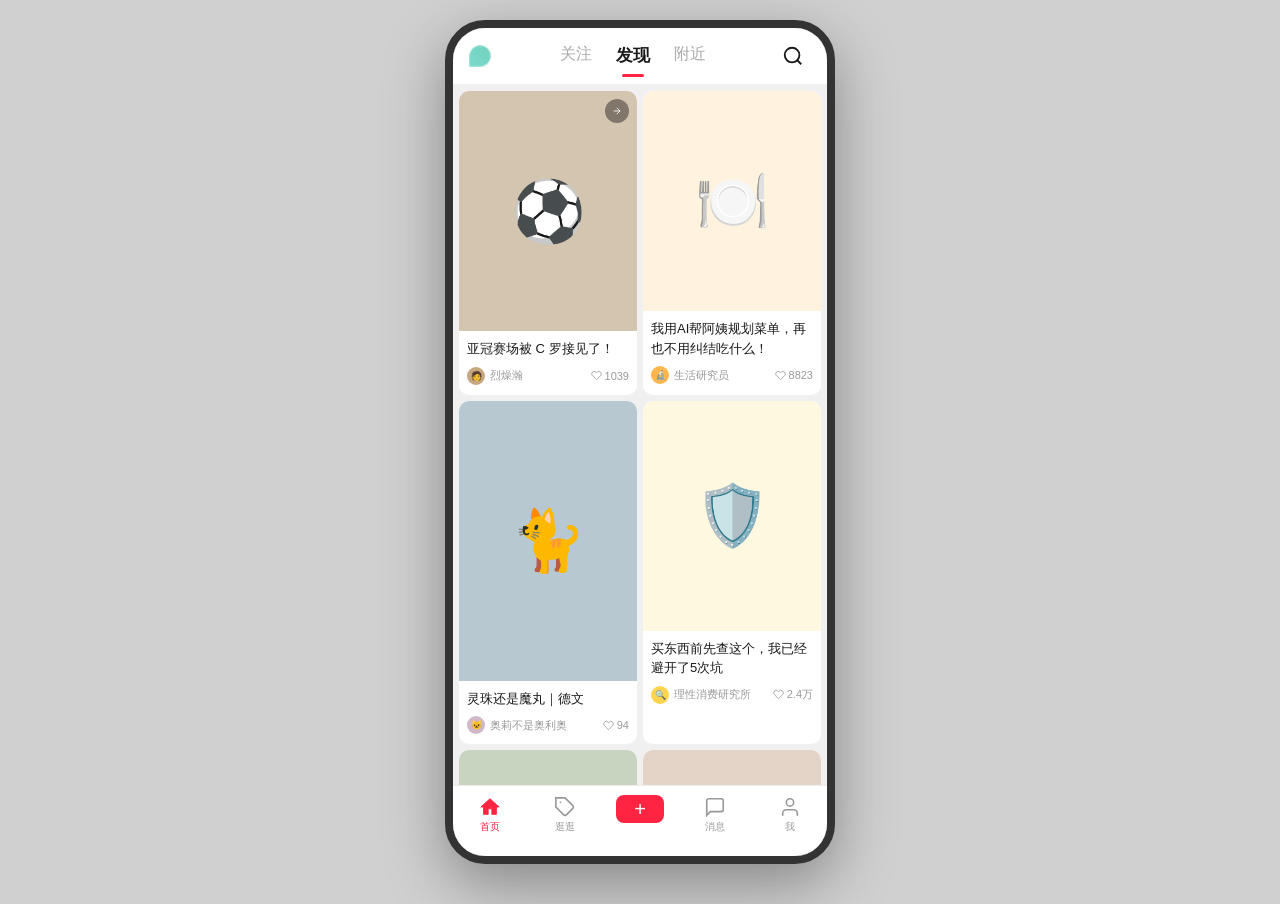
<file: index.html>
<!DOCTYPE html>
<html lang="zh-CN">
<head>
  <meta charset="UTF-8">
  <meta name="viewport" content="width=device-width, initial-scale=1.0, maximum-scale=1.0, user-scalable=no">
  <title>小红书 Demo</title>
  <link rel="stylesheet" href="css/style.css">
</head>
<body>
  <div id="app">

    <!-- ===== BASE SCREEN: 首页 ===== -->
    <div id="screen-home" class="screen base">

      <!-- Header -->
      <div class="home-header">
        <div class="home-header-row">
          <!-- 点点AI 入口 -->
          <button class="dd-icon-btn" onclick="Nav.push('screen-diandian', {})">
            <img src="docs/screenshots/diandianicon.png" class="dd-avatar-img" alt="点点">
          </button>
          <!-- 中间 Tabs -->
          <div class="center-tabs">
            <span class="home-tab">关注</span>
            <span class="home-tab active">发现</span>
            <span class="home-tab">附近</span>
          </div>
          <!-- 搜索 -->
          <button class="header-search-btn">
            <svg width="22" height="22" viewBox="0 0 24 24" fill="none" stroke="currentColor" stroke-width="2">
              <circle cx="11" cy="11" r="8"/><path d="M21 21l-4.35-4.35"/>
            </svg>
          </button>
        </div>
        <div class="header-divider"></div>
      </div>

      <!-- Feed area (shown when home active) -->
      <div id="feed-area" class="page-body">
        <div id="home-feed" class="feed"></div>
      </div>

      <!-- Messages area (shown when messages tab active) -->
      <div id="messages-area" class="page-body" style="display:none;"></div>

      <!-- Bottom Nav -->
      <div class="bottom-nav">
        <button class="nav-item active" id="nav-home">
          <svg width="22" height="22" viewBox="0 0 24 24" fill="currentColor" stroke="none"><path d="M10 20v-6h4v6h5v-8h3L12 3 2 12h3v8z"/></svg>
          <span>首页</span>
        </button>
        <button class="nav-item" id="nav-shop">
          <svg width="22" height="22" viewBox="0 0 24 24" fill="none" stroke="#999" stroke-width="1.8" stroke-linecap="round"><path d="M20.59 13.41l-7.17 7.17a2 2 0 0 1-2.83 0L2 12V2h10l8.59 8.59a2 2 0 0 1 0 2.82z"/><line x1="7" y1="7" x2="7.01" y2="7"/></svg>
          <span>逛逛</span>
        </button>
        <div class="nav-publish">
          <button class="publish-btn">
            <span class="publish-icon">+</span>
          </button>
        </div>
        <button class="nav-item" id="nav-messages">
          <svg width="22" height="22" viewBox="0 0 24 24" fill="none" stroke="#999" stroke-width="1.8" stroke-linecap="round"><path d="M21 15a2 2 0 0 1-2 2H7l-4 4V5a2 2 0 0 1 2-2h14a2 2 0 0 1 2 2z"/></svg>
          <span>消息</span>
        </button>
        <button class="nav-item" id="nav-profile">
          <svg width="22" height="22" viewBox="0 0 24 24" fill="none" stroke="#999" stroke-width="1.8" stroke-linecap="round"><path d="M20 21v-2a4 4 0 0 0-4-4H8a4 4 0 0 0-4 4v2"/><circle cx="12" cy="7" r="4"/></svg>
          <span>我</span>
        </button>
      </div>

    </div><!-- /screen-home -->

    <!-- ===== OVERLAY: 笔记详情页 ===== -->
    <div id="screen-note-detail" class="screen overlay"></div>

    <!-- ===== OVERLAY: Skill 详情页 ===== -->
    <div id="screen-skill-detail" class="screen overlay"></div>

    <!-- ===== OVERLAY: 点点AI 主页 ===== -->
    <div id="screen-diandian" class="screen overlay"></div>

    <!-- ===== OVERLAY: Skill 对话页 ===== -->
    <div id="screen-skill-chat" class="screen overlay"></div>

    <!-- ===== OVERLAY: Skill 创作 Step 1 ===== -->
    <div id="screen-creation-1" class="screen overlay"></div>

    <!-- ===== OVERLAY: Skill 创作 Step 2 ===== -->
    <div id="screen-creation-2" class="screen overlay"></div>

    <!-- ===== OVERLAY: Skill 创作 Step 3 ===== -->
    <div id="screen-creation-3" class="screen overlay"></div>

    <!-- ===== OVERLAY: Skill 创作 Step 4 ===== -->
    <div id="screen-creation-4" class="screen overlay"></div>

  </div><!-- /app -->

  <script src="js/data.js"></script>
  <script src="js/app.js"></script>
</body>
</html>
</file>
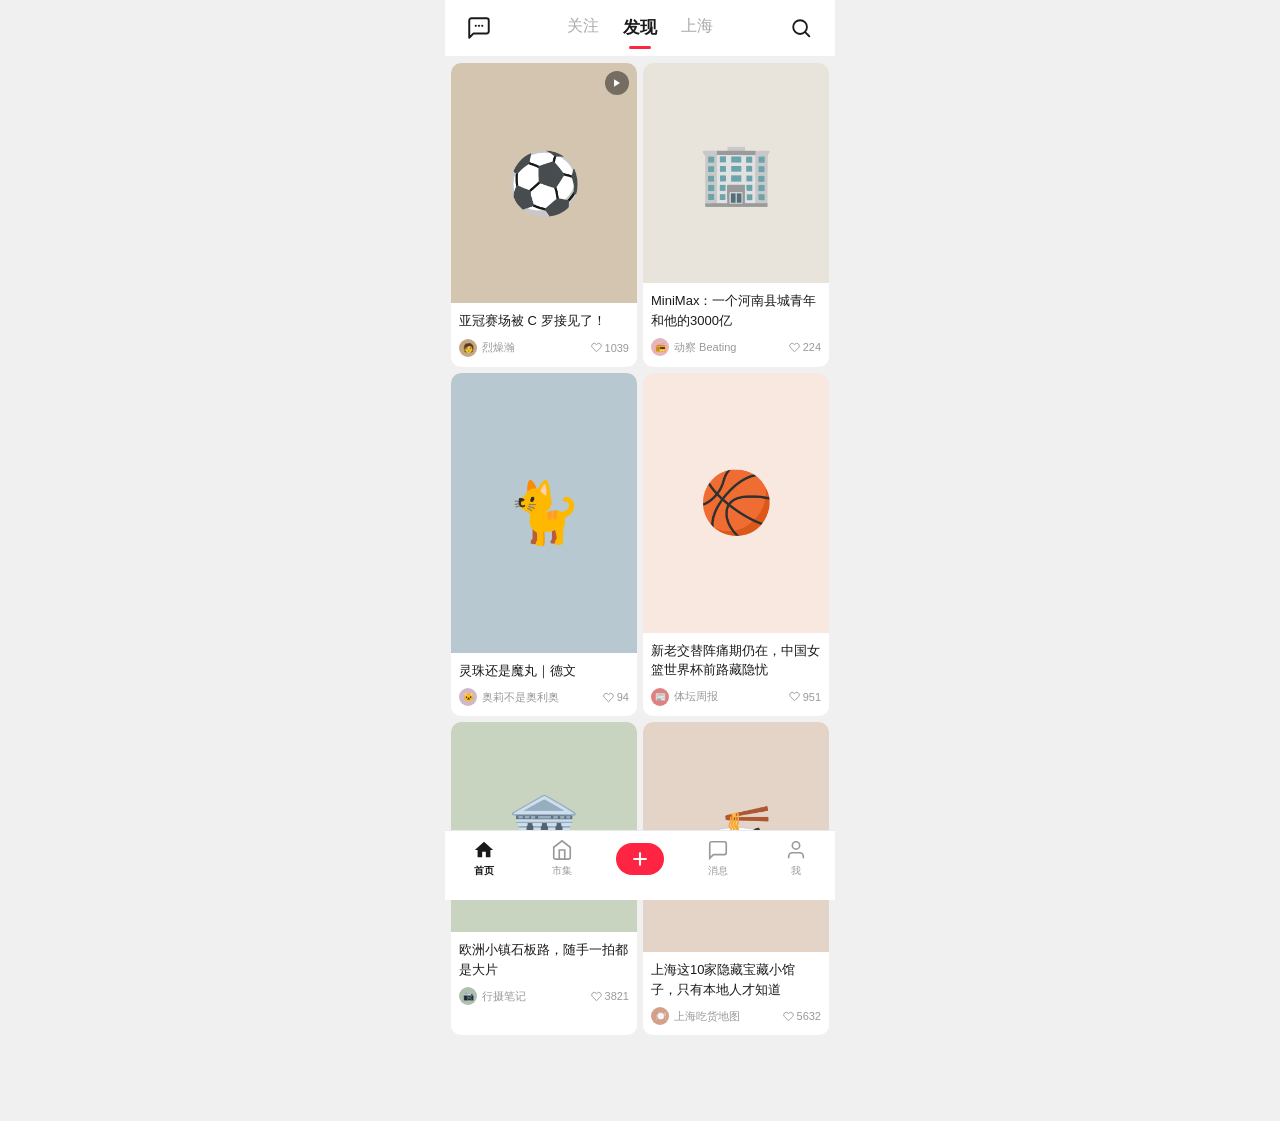
<file: index_old.html>
<!DOCTYPE html>
<html lang="zh-CN">
<head>
<meta charset="UTF-8">
<meta name="viewport" content="width=device-width, initial-scale=1.0">
<title>小红书</title>
<style>
  * { margin: 0; padding: 0; box-sizing: border-box; }

  :root {
    --red: #FF2442;
    --gray: #999;
    --bg: #f0f0f0;
    --white: #fff;
    --text: #1a1a1a;
    --text2: #555;
  }

  body {
    font-family: -apple-system, BlinkMacSystemFont, 'PingFang SC', 'Helvetica Neue', sans-serif;
    background: var(--bg);
    max-width: 390px;
    margin: 0 auto;
    min-height: 100vh;
    overflow-x: hidden;
  }

  .page { display: none; }
  .page.active { display: block; }

  /* ===== HEADER ===== */
  .header {
    background: var(--white);
    padding: 10px 16px 0;
    position: sticky;
    top: 0;
    z-index: 100;
  }

  .header-row {
    display: flex;
    align-items: center;
    margin-bottom: 10px;
  }

  /* AI chatbot 入口 */
  .ai-icon {
    width: 36px;
    height: 36px;
    display: flex;
    align-items: center;
    justify-content: center;
    cursor: pointer;
    flex-shrink: 0;
  }

  /* 中间 tabs */
  .center-tabs {
    flex: 1;
    display: flex;
    justify-content: center;
    gap: 24px;
  }

  .tab {
    font-size: 16px;
    color: #aaa;
    cursor: pointer;
    padding-bottom: 2px;
    font-weight: 500;
    position: relative;
    white-space: nowrap;
  }

  .tab.active {
    color: var(--text);
    font-weight: 700;
    font-size: 17px;
  }

  .tab.active::after {
    content: '';
    position: absolute;
    bottom: -8px;
    left: 50%;
    transform: translateX(-50%);
    width: 22px;
    height: 3px;
    background: var(--red);
    border-radius: 2px;
  }

  /* 右边搜索 */
  .search-icon {
    width: 36px;
    height: 36px;
    display: flex;
    align-items: center;
    justify-content: center;
    cursor: pointer;
    flex-shrink: 0;
  }

  .header-divider {
    height: 1px;
    background: #f0f0f0;
    margin: 8px -16px 0;
  }

  /* ===== FEED 双列 ===== */
  .feed {
    display: grid;
    grid-template-columns: 1fr 1fr;
    gap: 6px;
    padding: 6px;
    background: var(--bg);
  }

  /* ---- 图片卡（左列为主）---- */
  .img-card {
    background: var(--white);
    border-radius: 10px;
    overflow: hidden;
    cursor: pointer;
    transition: transform 0.15s;
  }
  .img-card:active { transform: scale(0.97); }

  .img-card .card-cover {
    width: 100%;
    display: flex;
    align-items: center;
    justify-content: center;
    font-size: 60px;
    position: relative;
  }

  .video-badge {
    position: absolute;
    top: 8px;
    right: 8px;
    width: 24px;
    height: 24px;
    background: rgba(0,0,0,0.45);
    border-radius: 50%;
    display: flex;
    align-items: center;
    justify-content: center;
  }

  .img-card .card-body {
    padding: 8px 8px 10px;
  }

  .img-card .card-title {
    font-size: 13px;
    color: var(--text);
    line-height: 1.5;
    display: -webkit-box;
    -webkit-line-clamp: 2;
    line-clamp: 2;
    -webkit-box-orient: vertical;
    overflow: hidden;
    margin-bottom: 8px;
  }

  /* ---- 通用 meta 行 ---- */
  .card-meta {
    display: flex;
    align-items: center;
    justify-content: space-between;
  }

  .card-author {
    display: flex;
    align-items: center;
    gap: 5px;
    min-width: 0;
  }

  .author-avatar-mini {
    width: 18px;
    height: 18px;
    border-radius: 50%;
    flex-shrink: 0;
    display: flex;
    align-items: center;
    justify-content: center;
    font-size: 9px;
  }

  .author-name-mini {
    font-size: 11px;
    color: var(--gray);
    white-space: nowrap;
    overflow: hidden;
    text-overflow: ellipsis;
  }

  .like-count {
    display: flex;
    align-items: center;
    gap: 3px;
    font-size: 11px;
    color: var(--gray);
    flex-shrink: 0;
  }

  /* ===== TABBAR ===== */
  .tabbar {
    position: fixed;
    bottom: 0;
    left: 50%;
    transform: translateX(-50%);
    width: 390px;
    background: var(--white);
    border-top: 1px solid #ebebeb;
    display: flex;
    align-items: center;
    padding: 8px 0 22px;
    z-index: 200;
  }

  .tabbar-item {
    flex: 1;
    display: flex;
    flex-direction: column;
    align-items: center;
    gap: 3px;
    font-size: 10px;
    color: var(--gray);
    cursor: pointer;
  }

  .tabbar-item.active { color: var(--text); font-weight: 600; }

  .tabbar-center {
    flex: 1;
    display: flex;
    align-items: center;
    justify-content: center;
  }

  .plus-btn {
    width: 48px;
    height: 32px;
    background: var(--red);
    border-radius: 16px;
    display: flex;
    align-items: center;
    justify-content: center;
    cursor: pointer;
  }

  .plus-btn svg { display: block; }

  /* ===== DETAIL PAGE ===== */
  #detail-page {
    background: var(--white);
    min-height: 100vh;
    padding-bottom: 88px;
  }

  .detail-header {
    display: flex;
    align-items: center;
    padding: 12px 14px;
    position: sticky;
    top: 0;
    background: rgba(255,255,255,0.96);
    backdrop-filter: blur(12px);
    z-index: 100;
    border-bottom: 1px solid #f5f5f5;
  }

  .back-btn {
    width: 36px;
    height: 36px;
    display: flex;
    align-items: center;
    justify-content: center;
    cursor: pointer;
    border-radius: 50%;
  }
  .back-btn:active { background: #f5f5f5; }

  .detail-header-title {
    flex: 1;
    text-align: center;
    font-size: 16px;
    font-weight: 600;
  }

  .detail-header-more {
    width: 36px;
    height: 36px;
    display: flex;
    align-items: center;
    justify-content: center;
    cursor: pointer;
  }

  .detail-cover {
    width: 100%;
    display: flex;
    align-items: center;
    justify-content: center;
    position: relative;
  }

  .detail-body { padding: 14px 16px; }

  .detail-author-row {
    display: flex;
    align-items: center;
    margin-bottom: 12px;
  }

  .detail-avatar-wrap {
    width: 40px; height: 40px;
    border-radius: 50%;
    display: flex; align-items: center; justify-content: center;
    font-size: 18px;
    margin-right: 10px;
    flex-shrink: 0;
  }

  .detail-author-name { font-size: 14px; font-weight: 600; color: var(--text); }
  .detail-author-fans { font-size: 11px; color: var(--gray); margin-top: 2px; }

  .follow-btn {
    margin-left: auto;
    background: var(--red);
    color: white;
    border: none;
    border-radius: 20px;
    padding: 6px 16px;
    font-size: 13px;
    cursor: pointer;
    font-weight: 500;
  }
  .follow-btn.following { background: #f2f2f2; color: var(--gray); }

  .detail-title {
    font-size: 18px;
    font-weight: 700;
    color: var(--text);
    line-height: 1.5;
    margin-bottom: 10px;
  }

  .detail-content {
    font-size: 14px;
    color: var(--text2);
    line-height: 1.85;
    margin-bottom: 12px;
  }

  .detail-tags { display: flex; flex-wrap: wrap; gap: 6px; margin-bottom: 12px; }

  .tag {
    background: #fff0f2;
    color: var(--red);
    border-radius: 12px;
    padding: 4px 10px;
    font-size: 12px;
  }

  .detail-meta-row {
    font-size: 12px;
    color: #bbb;
    margin-bottom: 4px;
  }

  /* 评论 */
  .comments-section { border-top: 8px solid #f5f5f5; }

  .comments-header {
    padding: 14px 16px 8px;
    font-size: 15px;
    font-weight: 600;
    color: var(--text);
  }

  .comment-item {
    padding: 10px 16px;
    display: flex;
    gap: 10px;
  }

  .comment-avatar {
    width: 32px; height: 32px;
    border-radius: 50%;
    background: #f0f0f0;
    display: flex; align-items: center; justify-content: center;
    font-size: 14px;
    flex-shrink: 0;
  }

  .comment-body { flex: 1; }
  .comment-name { font-size: 12px; color: var(--gray); margin-bottom: 4px; }
  .comment-text { font-size: 13.5px; color: var(--text); line-height: 1.6; }

  .comment-footer {
    display: flex;
    justify-content: space-between;
    align-items: center;
    margin-top: 6px;
  }

  .comment-time { font-size: 11px; color: #ccc; }

  .comment-like {
    display: flex; align-items: center; gap: 3px;
    font-size: 11px; color: var(--gray);
  }

  /* 详情底部操作栏 */
  .detail-action-bar {
    position: fixed;
    bottom: 0;
    left: 50%;
    transform: translateX(-50%);
    width: 390px;
    background: white;
    border-top: 1px solid #ebebeb;
    display: flex;
    align-items: center;
    padding: 10px 14px 28px;
    gap: 10px;
    z-index: 200;
  }

  .comment-input-box {
    flex: 1;
    background: #f5f5f5;
    border-radius: 20px;
    padding: 9px 14px;
    font-size: 13px;
    color: var(--gray);
  }

  .action-icons-row { display: flex; gap: 14px; }

  .act-icon {
    display: flex;
    flex-direction: column;
    align-items: center;
    gap: 2px;
    font-size: 10px;
    color: var(--gray);
    cursor: pointer;
    transition: transform 0.15s;
  }

  .act-icon.liked { color: var(--red); }
  .act-icon.collected { color: #ffb400; }

  /* 动画 */
  @keyframes slideIn { from { transform: translateX(100%); } to { transform: translateX(0); } }
  #detail-page.sliding-in { animation: slideIn 0.25s cubic-bezier(.25,.46,.45,.94); }
</style>
</head>
<body>

<!-- ===== 首页 ===== -->
<div id="home-page" class="page active">

  <!-- 顶部 -->
  <div class="header">
    <div class="header-row">

      <!-- 左：AI chatbot 入口 -->
      <div class="ai-icon" title="AI 助手">
        <svg width="26" height="26" viewBox="0 0 24 24" fill="none" stroke="#1a1a1a" stroke-width="1.8" stroke-linecap="round" stroke-linejoin="round">
          <path d="M21 15a2 2 0 0 1-2 2H7l-4 4V5a2 2 0 0 1 2-2h14a2 2 0 0 1 2 2z"/>
          <circle cx="9" cy="10" r="1" fill="#1a1a1a" stroke="none"/>
          <circle cx="12" cy="10" r="1" fill="#1a1a1a" stroke="none"/>
          <circle cx="15" cy="10" r="1" fill="#1a1a1a" stroke="none"/>
        </svg>
      </div>

      <!-- 中：三个 tab -->
      <div class="center-tabs">
        <div class="tab" onclick="switchTab(this)">关注</div>
        <div class="tab active" onclick="switchTab(this)">发现</div>
        <div class="tab" onclick="switchTab(this)">上海</div>
      </div>

      <!-- 右：搜索 -->
      <div class="search-icon">
        <svg width="22" height="22" fill="none" viewBox="0 0 24 24" stroke="#1a1a1a" stroke-width="2" stroke-linecap="round">
          <circle cx="11" cy="11" r="7.5"/>
          <path d="M21 21l-4.5-4.5"/>
        </svg>
      </div>

    </div>
    <div class="header-divider"></div>
  </div>

  <!-- 双列 Feed -->
  <div class="feed" id="note-feed"></div>
  <div style="height: 80px;"></div>

  <!-- 底部导航 -->
  <div class="tabbar">
    <div class="tabbar-item active">
      <svg width="22" height="22" viewBox="0 0 24 24" fill="currentColor">
        <path d="M10 20v-6h4v6h5v-8h3L12 3 2 12h3v8z"/>
      </svg>
      首页
    </div>
    <div class="tabbar-item">
      <svg width="22" height="22" viewBox="0 0 24 24" fill="none" stroke="currentColor" stroke-width="1.8">
        <path d="M3 9l9-7 9 7v11a2 2 0 0 1-2 2H5a2 2 0 0 1-2-2z"/>
        <polyline points="9 22 9 12 15 12 15 22"/>
      </svg>
      市集
    </div>
    <div class="tabbar-center">
      <div class="plus-btn">
        <svg width="20" height="20" viewBox="0 0 24 24" fill="none" stroke="white" stroke-width="2.5" stroke-linecap="round">
          <line x1="12" y1="5" x2="12" y2="19"/>
          <line x1="5" y1="12" x2="19" y2="12"/>
        </svg>
      </div>
    </div>
    <div class="tabbar-item">
      <svg width="22" height="22" viewBox="0 0 24 24" fill="none" stroke="currentColor" stroke-width="1.8">
        <path d="M21 15a2 2 0 0 1-2 2H7l-4 4V5a2 2 0 0 1 2-2h14a2 2 0 0 1 2 2z"/>
      </svg>
      消息
    </div>
    <div class="tabbar-item">
      <svg width="22" height="22" viewBox="0 0 24 24" fill="none" stroke="currentColor" stroke-width="1.8">
        <path d="M20 21v-2a4 4 0 0 0-4-4H8a4 4 0 0 0-4 4v2"/>
        <circle cx="12" cy="7" r="4"/>
      </svg>
      我
    </div>
  </div>

</div>

<!-- ===== 详情页 ===== -->
<div id="detail-page" class="page">

  <div class="detail-header">
    <div class="back-btn" onclick="goBack()">
      <svg width="22" height="22" fill="none" viewBox="0 0 24 24" stroke="#1a1a1a" stroke-width="2.2" stroke-linecap="round">
        <path d="M19 12H5M12 5l-7 7 7 7"/>
      </svg>
    </div>
    <div class="detail-header-title">笔记详情</div>
    <div class="detail-header-more">
      <svg width="20" height="20" fill="none" viewBox="0 0 24 24" stroke="#1a1a1a" stroke-width="2" stroke-linecap="round">
        <circle cx="5" cy="12" r="1.2" fill="#1a1a1a" stroke="none"/>
        <circle cx="12" cy="12" r="1.2" fill="#1a1a1a" stroke="none"/>
        <circle cx="19" cy="12" r="1.2" fill="#1a1a1a" stroke="none"/>
      </svg>
    </div>
  </div>

  <div id="detail-cover" class="detail-cover"></div>

  <div class="detail-body">
    <div class="detail-author-row">
      <div id="d-avatar" class="detail-avatar-wrap"></div>
      <div>
        <div id="d-name" class="detail-author-name"></div>
        <div id="d-fans" class="detail-author-fans"></div>
      </div>
      <button class="follow-btn" id="follow-btn" onclick="toggleFollow(this)">+ 关注</button>
    </div>

    <div id="d-title" class="detail-title"></div>
    <div id="d-content" class="detail-content"></div>
    <div id="d-tags" class="detail-tags"></div>
    <div id="d-meta" class="detail-meta-row"></div>
  </div>

  <div class="comments-section">
    <div id="c-header" class="comments-header"></div>
    <div id="c-list"></div>
  </div>

  <div style="height:88px;"></div>

  <div class="detail-action-bar">
    <div class="comment-input-box">说点什么...</div>
    <div class="action-icons-row">
      <div class="act-icon" id="like-action" onclick="toggleLike()">
        <svg width="22" height="22" viewBox="0 0 24 24" fill="none" stroke="currentColor" stroke-width="1.8">
          <path d="M20.84 4.61a5.5 5.5 0 0 0-7.78 0L12 5.67l-1.06-1.06a5.5 5.5 0 0 0-7.78 7.78l1.06 1.06L12 21.23l7.78-7.78 1.06-1.06a5.5 5.5 0 0 0 0-7.78z"/>
        </svg>
        <span id="like-count"></span>
      </div>
      <div class="act-icon" id="collect-action" onclick="toggleCollect()">
        <svg width="22" height="22" viewBox="0 0 24 24" fill="none" stroke="currentColor" stroke-width="1.8">
          <polygon points="12 2 15.09 8.26 22 9.27 17 14.14 18.18 21.02 12 17.77 5.82 21.02 7 14.14 2 9.27 8.91 8.26 12 2"/>
        </svg>
        <span id="collect-count"></span>
      </div>
      <div class="act-icon">
        <svg width="22" height="22" viewBox="0 0 24 24" fill="none" stroke="currentColor" stroke-width="1.8">
          <path d="M21 15a2 2 0 0 1-2 2H7l-4 4V5a2 2 0 0 1 2-2h14a2 2 0 0 1 2 2z"/>
        </svg>
        <span id="comment-count"></span>
      </div>
    </div>
  </div>

</div>

<script>
// ===== 数据（img-card 或 article-card 或 hot-card）=====
const notes = [
  {
    id: 1, type: 'img',
    coverH: 240, coverBg: '#d4c5b0', coverEmoji: '⚽', isVideo: true,
    title: '亚冠赛场被 C 罗接见了！',
    author: { name: '烈燥瀚', avatarBg: '#c5a880', emoji: '🧑' },
    likes: 1039,
    content: '人生难忘的一天！在亚冠比赛现场意外遇到了 C 罗，他主动过来和我们打招呼，还和孩子们合了影 😭\n\n现场气氛太热烈了，感谢这次旅行给了我这么难忘的记忆！',
    tags: ['#C罗', '#亚冠', '#足球', '#旅行'],
    comments: [
      { emoji: '😍', name: '球迷小明', text: '太羡慕了！C 罗好亲切！', time: '刚刚', likes: 234 },
      { emoji: '⚽', name: '踢球的豆豆', text: '孩子们太幸运了！', time: '5分钟前', likes: 89 },
    ],
    collectCount: 2341, commentCount: 342,
  },
  {
    id: 2, type: 'img',
    coverH: 220, coverBg: '#e8e4dc', coverEmoji: '🏢', isVideo: false,
    title: 'MiniMax：一个河南县城青年和他的3000亿',
    author: { name: '动察 Beating', avatarBg: '#e8b4b8', emoji: '📻' },
    likes: 224,
    content: '2014年，百度研究院来了个实习生，中科院自动化所的博士，河南县城出来的。他给自己算过一笔账：毕业后最理想的去处是IBM，写Java，年薪大概50万。\n\n十年后，他创立的 MiniMax 估值突破3000亿，成为中国最受瞩目的 AI 独角兽之一。\n\n这是一个关于执念、豪赌与时代机遇的故事。',
    tags: ['#AI创业', '#MiniMax', '#商业故事'],
    comments: [
      { emoji: '💡', name: '科技观察者', text: '太励志了！中国的 AI 力量！', time: '10分钟前', likes: 156 },
      { emoji: '📱', name: '创业er', text: '想看完整版采访在哪里？', time: '1小时前', likes: 67 },
    ],
    collectCount: 891, commentCount: 203,
  },
  {
    id: 3, type: 'img',
    coverH: 280, coverBg: '#b8c8d0', coverEmoji: '🐈', isVideo: false,
    title: '灵珠还是魔丸｜德文',
    author: { name: '奥莉不是奥利奥', avatarBg: '#d0b8c8', emoji: '🐱' },
    likes: 94,
    content: '养了这只德文卷毛猫快半年了，每天都在惊叹它的表情管理能力 😂\n\n时而是天使，时而是恶魔，性格两极化到极致，但就是让人爱不释手！\n\n德文卷是真的很粘人，跟我说话它都要搭腔的那种。',
    tags: ['#德文卷毛猫', '#猫咪日常', '#宠物'],
    comments: [
      { emoji: '🐾', name: '猫奴本奴', text: '这个表情！！太生动了哈哈哈', time: '2小时前', likes: 45 },
    ],
    collectCount: 312, commentCount: 67,
  },
  {
    id: 4, type: 'img',
    coverH: 260, coverBg: '#f8e8e0', coverEmoji: '🏀', isVideo: false,
    title: '新老交替阵痛期仍在，中国女篮世界杯前路藏隐忧',
    author: { name: '体坛周报', avatarBg: '#e08080', emoji: '📰' },
    likes: 951,
    content: '中国女篮在武汉世界杯资格赛中顺利拿到正赛入场券，但备受期待的"移动长城"李月汝、韩旭、张子宇三大内线首次合体却喜忧参半。\n\n三人轮换虽有高光，但两两搭档时攻防失序，暴露出核心阵容兼容性难题。李月汝身体对抗和投篮稳定性、韩旭赛后自曝脚趾旧伤，以及张子宇仍处于适应期的成长烦恼，让外界对巴黎世界杯的前景保持审慎乐观。',
    tags: ['#中国女篮', '#世界杯', '#篮球'],
    comments: [
      { emoji: '🏆', name: '篮球迷Jenny', text: '加油中国女篮！相信她们！', time: '3小时前', likes: 234 },
      { emoji: '💪', name: '体育迷小王', text: '这届确实需要时间磨合，期待世界杯！', time: '4小时前', likes: 189 },
    ],
    collectCount: 2341, commentCount: 512,
  },
  {
    id: 5, type: 'img',
    coverH: 210, coverBg: '#c8d4c0', coverEmoji: '🏛️', isVideo: false,
    title: '欧洲小镇石板路，随手一拍都是大片',
    author: { name: '行摄笔记', avatarBg: '#b0c0b0', emoji: '📷' },
    likes: 3821,
    content: '布拉格老城区的石板路，踩着踏踏响，沿街都是百年建筑。完全不需要构图技巧，随手一按快门就能出片。\n\n旅行的意义就在于此——让你发现美无处不在。',
    tags: ['#布拉格', '#欧洲旅行', '#街拍', '#胶片风'],
    comments: [
      { emoji: '📸', name: '摄影爱好者', text: '光线和色调太美了！', time: '30分钟前', likes: 678 },
      { emoji: '✈️', name: '计划去布拉格', text: '请问这是哪条街？', time: '1小时前', likes: 234 },
    ],
    collectCount: 5621, commentCount: 892,
  },
  {
    id: 6, type: 'img',
    coverH: 230, coverBg: '#e4d4c8', coverEmoji: '🍜', isVideo: false,
    title: '上海这10家隐藏宝藏小馆子，只有本地人才知道',
    author: { name: '上海吃货地图', avatarBg: '#d4a088', emoji: '🍽️' },
    likes: 5632,
    content: '不在大众点评热搜，不靠网红打卡，就藏在弄堂深处，却让回头客念念不忘。\n\n**Vol.1 ｜ 阿婆面**\n地址：静安区康定路xxx弄\n招牌：葱油拌面+焦圈，8块钱吃撑\n\n**Vol.2 ｜ 老王生煎**\n地址：黄浦区老西门附近\n开门90分钟必然卖完，8点前必须到！\n\n每一家都是我亲测过不下10次的，绝对不踩雷。',
    tags: ['#上海美食', '#隐藏美食', '#本地人推荐'],
    comments: [
      { emoji: '😋', name: '上海土著', text: '阿婆面我知道！！太好吃了！', time: '2小时前', likes: 892 },
      { emoji: '🚇', name: '外地来沪', text: '求地址大全！！！', time: '3小时前', likes: 456 },
    ],
    collectCount: 12891, commentCount: 1832,
  },
];

// ===== 渲染首页 =====
function renderFeed() {
  const feed = document.getElementById('note-feed');
  feed.innerHTML = notes.map(n => renderImgCard(n)).join('');
}

function renderImgCard(n) {
  return `
    <div class="img-card" onclick="openDetail(${n.id})">
      <div class="card-cover" style="height:${n.coverH}px;background:${n.coverBg};">
        ${n.coverEmoji}
        ${n.isVideo ? `<div class="video-badge"><svg width="10" height="10" viewBox="0 0 24 24" fill="white"><polygon points="5 3 19 12 5 21 5 3"/></svg></div>` : ''}
      </div>
      <div class="card-body">
        <div class="card-title">${n.title}</div>
        <div class="card-meta">
          <div class="card-author">
            <div class="author-avatar-mini" style="background:${n.author.avatarBg}">${n.author.emoji}</div>
            <span class="author-name-mini">${n.author.name}</span>
          </div>
          <div class="like-count">
            <svg width="11" height="11" viewBox="0 0 24 24" fill="none" stroke="currentColor" stroke-width="2">
              <path d="M20.84 4.61a5.5 5.5 0 0 0-7.78 0L12 5.67l-1.06-1.06a5.5 5.5 0 0 0-7.78 7.78l1.06 1.06L12 21.23l7.78-7.78 1.06-1.06a5.5 5.5 0 0 0 0-7.78z"/>
            </svg>
            ${formatNum(n.likes)}
          </div>
        </div>
      </div>
    </div>`;
}

// ===== 详情页 =====
let currentNote = null;

function openDetail(id) {
  currentNote = notes.find(n => n.id === id);
  const n = currentNote;

  // 封面
  document.getElementById('detail-cover').innerHTML = `
    <div style="width:100%;height:320px;background:${n.coverBg};display:flex;align-items:center;justify-content:center;font-size:96px;">
      ${n.coverEmoji}
    </div>`;

  // 作者
  document.getElementById('d-avatar').style.background = n.author.avatarBg;
  document.getElementById('d-avatar').textContent = n.author.emoji;
  document.getElementById('d-name').textContent = n.author.name;
  document.getElementById('d-fans').textContent = '点击查看主页';

  // 内容
  document.getElementById('d-title').textContent = n.title;
  document.getElementById('d-content').innerHTML = (n.content || '').replace(/\n/g, '<br>').replace(/\*\*(.*?)\*\*/g, '<strong>$1</strong>');
  document.getElementById('d-tags').innerHTML = (n.tags || []).map(t => `<span class="tag">${t}</span>`).join('');
  document.getElementById('d-meta').textContent = `${formatNum(n.likes)} 人点赞 · 2026-03-18 发布`;

  // 操作栏
  document.getElementById('like-count').textContent = formatNum(n.likes);
  document.getElementById('collect-count').textContent = formatNum(n.collectCount);
  document.getElementById('comment-count').textContent = formatNum(n.commentCount);
  document.getElementById('like-action').classList.remove('liked');
  document.getElementById('collect-action').classList.remove('collected');

  const fb = document.getElementById('follow-btn');
  fb.textContent = '+ 关注';
  fb.classList.remove('following');

  // 评论
  document.getElementById('c-header').textContent = `${formatNum(n.commentCount)} 条评论`;
  document.getElementById('c-list').innerHTML = (n.comments || []).map(c => `
    <div class="comment-item">
      <div class="comment-avatar">${c.emoji}</div>
      <div class="comment-body">
        <div class="comment-name">${c.name}</div>
        <div class="comment-text">${c.text}</div>
        <div class="comment-footer">
          <span class="comment-time">${c.time}</span>
          <span class="comment-like">
            <svg width="12" height="12" viewBox="0 0 24 24" fill="none" stroke="currentColor" stroke-width="2">
              <path d="M20.84 4.61a5.5 5.5 0 0 0-7.78 0L12 5.67l-1.06-1.06a5.5 5.5 0 0 0-7.78 7.78l1.06 1.06L12 21.23l7.78-7.78 1.06-1.06a5.5 5.5 0 0 0 0-7.78z"/>
            </svg>
            ${c.likes}
          </span>
        </div>
      </div>
    </div>`).join('');

  // 切页
  document.getElementById('home-page').classList.remove('active');
  const dp = document.getElementById('detail-page');
  dp.classList.add('active', 'sliding-in');
  dp.scrollTop = 0;
  setTimeout(() => dp.classList.remove('sliding-in'), 300);
}

function goBack() {
  document.getElementById('detail-page').classList.remove('active');
  document.getElementById('home-page').classList.add('active');
}

function toggleFollow(btn) {
  btn.classList.toggle('following');
  btn.textContent = btn.classList.contains('following') ? '已关注' : '+ 关注';
}

function toggleLike() {
  const btn = document.getElementById('like-action');
  const isLiked = btn.classList.toggle('liked');
  document.getElementById('like-count').textContent = formatNum(currentNote.likes + (isLiked ? 1 : 0));
  btn.style.transform = 'scale(1.35)';
  setTimeout(() => btn.style.transform = '', 150);
}

function toggleCollect() {
  const btn = document.getElementById('collect-action');
  const isC = btn.classList.toggle('collected');
  document.getElementById('collect-count').textContent = formatNum(currentNote.collectCount + (isC ? 1 : 0));
  btn.style.transform = 'scale(1.35)';
  setTimeout(() => btn.style.transform = '', 150);
}

function switchTab(el) {
  document.querySelectorAll('.tab').forEach(t => t.classList.remove('active'));
  el.classList.add('active');
}

function formatNum(n) {
  if (n >= 10000) return (n / 10000).toFixed(1) + '万';
  return String(n);
}

renderFeed();
</script>
</body>
</html>
</file>
<file: css/style.css>
/* =============================================================================
   style.css — 所有页面样式
   主题色：红色 #FF2442（小红书）/ 绿色 #10B981（点点AI体系）
============================================================================= */

/* ===== CSS 变量 ===== */
:root {
  --red: #FF2442;
  --green: #10B981;
  --green-light: #D1FAE5;
  --gray: #999;
  --gray-light: #f5f5f5;
  --bg: #f0f0f0;
  --white: #fff;
  --text: #1a1a1a;
  --text2: #555;
  --border: #f0f0f0;
  --radius: 12px;
  --nav-h: 70px;
}

/* ===== Reset & Base ===== */
* { margin: 0; padding: 0; box-sizing: border-box; -webkit-tap-highlight-color: transparent; }

body {
  font-family: -apple-system, BlinkMacSystemFont, 'PingFang SC', 'Helvetica Neue', sans-serif;
  background: #d0d0d0;
  display: flex;
  justify-content: center;
  align-items: flex-start;
  min-height: 100vh;
  padding: 20px 0 40px;
}

/* ===== App 容器（手机外壳） ===== */
#app {
  width: 390px;
  height: 844px;
  position: relative;
  overflow: hidden;
  background: var(--bg);
  border: 8px solid #333;
  border-radius: 40px;
  box-shadow: 0 20px 60px rgba(0,0,0,0.35), inset 0 0 0 1px #555;
  margin: 0 auto;
}

/* ===== 页面系统 ===== */
.screen {
  position: absolute;
  top: 0; left: 0; right: 0; bottom: 0;
  height: 100%;
  background: var(--bg);
  transform: translateX(100%);
  transition: transform 0.28s cubic-bezier(.25,.46,.45,.94);
  will-change: transform;
  display: flex;
  flex-direction: column;
}

/* 可滚动的内容主体区 */
.page-body {
  flex: 1;
  overflow-y: auto;
  overflow-x: hidden;
  -webkit-overflow-scrolling: touch;
  min-height: 0;             /* flex 子项必须设此才能正常收缩滚动 */
}

.screen.active { transform: translateX(0); }
.screen.base { transform: translateX(0); z-index: 1; }
.screen.overlay { z-index: 10; display: none; }
.screen.overlay.active { display: flex; transform: translateX(0); }

/* ===== 通用组件 ===== */

/* 顶部导航栏 */
.top-bar {
  flex-shrink: 0;
  display: flex;
  align-items: center;
  padding: 12px 14px;
  background: var(--white);
  z-index: 50;
  border-bottom: 1px solid var(--border);
}

.top-bar-title {
  flex: 1;
  text-align: center;
  font-size: 16px;
  font-weight: 600;
  color: var(--text);
}

.icon-btn {
  width: 36px; height: 36px;
  display: flex; align-items: center; justify-content: center;
  cursor: pointer; border-radius: 50%;
  flex-shrink: 0;
}
.icon-btn:active { background: var(--gray-light); }

/* 圆形头像 */
.avatar {
  border-radius: 50%;
  display: flex; align-items: center; justify-content: center;
  font-size: 14px; flex-shrink: 0; overflow: hidden;
}

/* 标签 */
.ai-tag {
  font-size: 9px; color: var(--white);
  background: var(--green);
  border-radius: 3px;
  padding: 1px 3px;
  margin-left: 3px;
  vertical-align: middle;
  line-height: 1.4;
}

/* 评分星星 */
.stars { color: #FFB400; font-size: 12px; }

/* 标签胶囊 */
.chip {
  display: inline-block;
  background: var(--gray-light);
  color: var(--text2);
  border-radius: 20px;
  padding: 4px 10px;
  font-size: 12px;
  margin: 2px;
}

/* 按钮 */
.btn-red {
  background: var(--red); color: var(--white);
  border: none; border-radius: 22px;
  padding: 10px 24px; font-size: 14px; font-weight: 600;
  cursor: pointer; display: inline-block;
}
.btn-green {
  background: var(--green); color: var(--white);
  border: none; border-radius: 22px;
  padding: 10px 24px; font-size: 14px; font-weight: 600;
  cursor: pointer; display: inline-block;
}
.btn-outline-green {
  background: transparent; color: var(--green);
  border: 1.5px solid var(--green); border-radius: 22px;
  padding: 8px 20px; font-size: 13px; font-weight: 500;
  cursor: pointer;
}
.btn-red:active, .btn-green:active { opacity: 0.85; }

/* ===== 底部导航 ===== */
.bottom-nav {
  flex-shrink: 0;
  width: 100%;
  background: var(--white);
  border-top: 1px solid #ebebeb;
  display: flex; align-items: center; justify-content: space-around;
  padding: 6px 0 18px;
  z-index: 100;
}

.nav-item {
  flex: 1; display: flex; flex-direction: column;
  align-items: center; gap: 2px;
  font-size: 10px; color: #999;
  cursor: pointer; transition: color 0.15s;
  background: none; border: none; padding: 4px 0;
}
.nav-item.active { color: var(--red); }
.nav-item.active svg { stroke: var(--red); }
.nav-item svg { display: block; }

.nav-publish {
  flex: 1; display: flex; align-items: center; justify-content: center;
  padding-bottom: 12px;
}
.publish-btn {
  width: 48px; height: 28px;
  border: none; cursor: pointer; padding: 0;
  background: #FF2442;
  border-radius: 8px;
  display: flex; align-items: center; justify-content: center;
}
.publish-icon {
  color: white; font-size: 20px; font-weight: 300;
  line-height: 1; margin-top: -1px;
}

/* ===== 首页 Feed ===== */
#screen-home { background: var(--bg); }

.home-header {
  flex-shrink: 0;
  background: var(--white);
  padding: 10px 16px 0;
  z-index: 50;
}

.home-header-row {
  display: flex; align-items: center; margin-bottom: 10px;
}

.center-tabs {
  flex: 1; display: flex; justify-content: center; gap: 24px;
}

.home-tab {
  font-size: 16px; color: #aaa; cursor: pointer;
  padding-bottom: 2px; font-weight: 500;
  position: relative; white-space: nowrap;
}
.home-tab.active { color: var(--text); font-weight: 700; font-size: 17px; }
.home-tab.active::after {
  content: ''; position: absolute;
  bottom: -8px; left: 50%; transform: translateX(-50%);
  width: 22px; height: 3px;
  background: var(--red); border-radius: 2px;
}

.header-divider { height: 1px; background: var(--border); margin: 8px -16px 0; }

/* 点点AI 首页入口按钮 */
.dd-icon-btn {
  position: relative;
  background: none; border: none; padding: 0;
  display: flex; align-items: center; justify-content: center;
  cursor: pointer; flex-shrink: 0;
}
.dd-avatar-img {
  width: 22px; height: 22px; object-fit: contain; display: block;
}

/* 搜索按钮 */
.header-search-btn {
  width: 36px; height: 36px;
  display: flex; align-items: center; justify-content: center;
  cursor: pointer; flex-shrink: 0; color: var(--text);
  border: none; background: none; padding: 0;
}
.header-search-btn svg { stroke-width: 2; }
.header-search-btn:active { opacity: 0.5; }

/* 首页内容区域（feed / messages 两种） */
.home-scroll-area {
  min-height: calc(100vh - 58px - var(--nav-h));
  background: var(--bg);
}

/* Feed 瀑布流 */
.feed {
  display: grid; grid-template-columns: 1fr 1fr;
  gap: 6px; padding: 6px;
}

.note-card {
  background: var(--white); border-radius: 10px;
  overflow: hidden; cursor: pointer;
  transition: transform 0.15s; break-inside: avoid;
}
.note-card:active { transform: scale(0.97); }

.card-cover {
  width: 100%; display: flex; align-items: center; justify-content: center;
  font-size: 60px; position: relative;
}
.video-badge {
  position: absolute; top: 8px; right: 8px;
  width: 24px; height: 24px;
  background: rgba(0,0,0,0.4); border-radius: 50%;
  display: flex; align-items: center; justify-content: center;
}

.card-body { padding: 8px 8px 10px; }
.card-title {
  font-size: 13px; color: var(--text); line-height: 1.5;
  display: -webkit-box; -webkit-line-clamp: 2; line-clamp: 2;
  -webkit-box-orient: vertical; overflow: hidden; margin-bottom: 8px;
}
.card-meta { display: flex; align-items: center; justify-content: space-between; }
.card-author { display: flex; align-items: center; gap: 5px; min-width: 0; }
.author-name-sm { font-size: 11px; color: var(--gray); overflow: hidden; text-overflow: ellipsis; white-space: nowrap; }
.like-count { display: flex; align-items: center; gap: 3px; font-size: 11px; color: var(--gray); flex-shrink: 0; }

/* ===== 消息 Tab ===== */
.messages-screen { background: var(--white); }

.msg-header {
  display: flex; align-items: center; justify-content: center;
  padding: 14px 16px 12px; position: relative;
}
.msg-header-title { font-size: 17px; font-weight: 600; }
.msg-header-actions { position: absolute; right: 14px; display: flex; gap: 12px; }

.msg-categories {
  display: flex; gap: 8px; padding: 12px 16px;
  border-bottom: 6px solid var(--bg);
}
.msg-cat {
  flex: 1; display: flex; flex-direction: column; align-items: center; gap: 6px;
  cursor: pointer;
}
.msg-cat-icon {
  width: 48px; height: 48px; border-radius: 14px;
  display: flex; align-items: center; justify-content: center; font-size: 22px;
}
.msg-cat-label { font-size: 12px; color: var(--text2); }

.conv-list { padding-bottom: var(--nav-h); }
.conv-item {
  display: flex; align-items: center;
  padding: 12px 16px; gap: 12px;
  cursor: pointer; border-bottom: 1px solid #f8f8f8;
}
.conv-item:active { background: var(--gray-light); }

.conv-avatar-wrap { position: relative; flex-shrink: 0; }
.conv-avatar { width: 48px; height: 48px; border-radius: 50%; }
.conv-avatar-text { width: 48px; height: 48px; border-radius: 50%; font-size: 16px; font-weight: 700; }
.conv-ai-badge {
  position: absolute; bottom: -2px; right: -2px;
  font-size: 8px; color: var(--white); background: var(--green);
  border-radius: 3px; padding: 1px 3px; border: 1.5px solid var(--white);
}

.conv-info { flex: 1; min-width: 0; }
.conv-name-row { display: flex; align-items: center; gap: 4px; margin-bottom: 3px; }
.conv-name { font-size: 15px; font-weight: 500; color: var(--text); }
.conv-last { font-size: 13px; color: var(--gray); white-space: nowrap; overflow: hidden; text-overflow: ellipsis; }

.conv-right { display: flex; flex-direction: column; align-items: flex-end; gap: 6px; flex-shrink: 0; }
.conv-time { font-size: 11px; color: var(--gray); }
.conv-unread {
  width: 8px; height: 8px; background: var(--red); border-radius: 50%;
}

/* ===== 笔记详情页 ===== */
#screen-note-detail { background: var(--white); }

.detail-cover-area {
  width: 100%; background: #eee;
  display: flex; align-items: center; justify-content: center;
  font-size: 96px; min-height: 280px; position: relative;
}
.detail-img-counter {
  position: absolute; top: 12px; right: 12px;
  background: rgba(0,0,0,0.4); color: var(--white);
  font-size: 12px; border-radius: 12px; padding: 2px 8px;
}
.detail-img-dots {
  position: absolute; bottom: 12px; left: 50%; transform: translateX(-50%);
  display: flex; gap: 5px;
}
.dot { width: 5px; height: 5px; border-radius: 50%; background: rgba(255,255,255,0.5); }
.dot.active { width: 16px; border-radius: 3px; background: var(--white); }

.detail-author-row {
  display: flex; align-items: center; padding: 14px 16px 0; gap: 10px;
}
.detail-author-info { flex: 1; }
.detail-author-name { font-size: 15px; font-weight: 600; color: var(--text); }
.detail-author-sub { font-size: 12px; color: var(--gray); margin-top: 1px; }

.follow-btn {
  border: 1.5px solid var(--red); color: var(--red);
  background: transparent; border-radius: 20px;
  padding: 5px 14px; font-size: 13px; cursor: pointer; font-weight: 500;
  white-space: nowrap;
}
.follow-btn.following { border-color: var(--gray); color: var(--gray); }

.detail-body { padding: 12px 16px 16px; }
.detail-title { font-size: 18px; font-weight: 700; color: var(--text); line-height: 1.5; margin-bottom: 10px; }
.detail-content { font-size: 14px; color: var(--text2); line-height: 1.85; margin-bottom: 12px; }
.detail-tags { display: flex; flex-wrap: wrap; gap: 6px; margin-bottom: 10px; }
.detail-tag { color: var(--red); font-size: 13px; }
.detail-meta { font-size: 12px; color: #bbb; }

.comments-area { border-top: 6px solid var(--bg); padding-bottom: 80px; }
.comments-header { padding: 14px 16px 8px; font-size: 15px; font-weight: 600; }
.comment-item { display: flex; gap: 10px; padding: 10px 16px; border-bottom: 1px solid #f8f8f8; }
.comment-avatar-sm { width: 32px; height: 32px; border-radius: 50%; background: var(--gray-light); display: flex; align-items: center; justify-content: center; font-size: 14px; flex-shrink: 0; }
.comment-body { flex: 1; }
.comment-uname { font-size: 12px; color: var(--gray); margin-bottom: 3px; }
.comment-text { font-size: 13.5px; color: var(--text); line-height: 1.6; }
.comment-footer { display: flex; justify-content: space-between; margin-top: 5px; }
.comment-time { font-size: 11px; color: #ccc; }
.comment-like { display: flex; align-items: center; gap: 3px; font-size: 11px; color: var(--gray); }

/* 详情页底部操作栏 */
.detail-action-bar {
  position: fixed; bottom: 0; left: 50%; transform: translateX(-50%);
  width: 390px; background: var(--white); border-top: 1px solid var(--border);
  display: flex; align-items: center; padding: 10px 14px 28px; gap: 10px; z-index: 50;
}
.comment-input-fake {
  flex: 1; background: var(--gray-light); border-radius: 20px;
  padding: 9px 14px; font-size: 13px; color: var(--gray);
}
.action-icons-row { display: flex; gap: 14px; }
.action-icon {
  display: flex; flex-direction: column; align-items: center; gap: 2px;
  font-size: 10px; color: var(--gray); cursor: pointer;
}
.action-icon.liked { color: var(--red); }
.action-icon.collected { color: #FFB400; }

/* 购买/Skill 按钮（左下角） */
.product-btn {
  display: flex; align-items: center; gap: 6px;
  background: var(--gray-light); border-radius: 20px;
  padding: 6px 12px; cursor: pointer; flex-shrink: 0; max-width: 140px;
}
.product-btn-icon { font-size: 18px; }
.product-btn-text { font-size: 11px; color: var(--text); line-height: 1.3; }
.product-btn-label { font-size: 9px; color: var(--gray); }

.skill-btn {
  display: flex; align-items: center; gap: 6px;
  background: #E6F7F1; border: 1.5px solid var(--green);
  border-radius: 20px; padding: 6px 12px; cursor: pointer; flex-shrink: 0;
}
.skill-btn-text { font-size: 12px; color: var(--green); font-weight: 500; }

/* ===== Skill 详情页 ===== */
#screen-skill-detail { background: var(--white); }

.skill-detail-hero {
  padding: 20px 16px 16px;
  display: flex; align-items: center; gap: 14px;
  border-bottom: 1px solid var(--border);
}
.skill-detail-icon {
  width: 64px; height: 64px; border-radius: 16px;
  display: flex; align-items: center; justify-content: center; font-size: 32px;
  flex-shrink: 0;
}
.skill-detail-name { font-size: 20px; font-weight: 700; color: var(--text); }
.skill-detail-author { font-size: 12px; color: var(--gray); margin-top: 3px; }
.skill-detail-stats { display: flex; gap: 12px; margin-top: 6px; align-items: center; }
.skill-stat { font-size: 12px; color: var(--text2); }

.skill-detail-desc {
  padding: 14px 16px; font-size: 14px; color: var(--text2); line-height: 1.7;
  border-bottom: 1px solid var(--border);
}

.skill-manual-section {
  padding: 14px 16px; border-bottom: 6px solid var(--bg);
  display: flex; align-items: center; cursor: pointer;
}
.skill-manual-title {
  font-size: 15px; font-weight: 600;
  display: flex; justify-content: space-between; align-items: center; width: 100%;
}

/* ===== 使用说明半浮层 ===== */
.manual-sheet-mask {
  position: absolute; inset: 0;
  background: rgba(0,0,0,0.4); z-index: 100;
  opacity: 0; transition: opacity 0.3s;
}
.manual-sheet-mask.open { opacity: 1; }

.manual-sheet {
  position: absolute; bottom: 0; left: 0; right: 0;
  height: 67%; z-index: 101;
  background: white; border-radius: 16px 16px 0 0;
  display: flex; flex-direction: column;
  transform: translateY(100%); transition: transform 0.35s cubic-bezier(0.32,0.72,0,1);
}
.manual-sheet.open { transform: translateY(0); }

.manual-sheet-handle {
  width: 36px; height: 4px; border-radius: 2px;
  background: #e0e0e0; margin: 10px auto 0;
  flex-shrink: 0;
}
.manual-sheet-header {
  display: flex; justify-content: space-between; align-items: center;
  padding: 12px 16px 10px; flex-shrink: 0;
  border-bottom: 1px solid var(--border);
}
.manual-sheet-title { font-size: 15px; font-weight: 600; }
.manual-sheet-close { font-size: 16px; color: #999; cursor: pointer; padding: 4px; }
.manual-sheet-body {
  flex: 1; overflow-y: auto; padding: 14px 16px 20px;
  font-size: 13.5px; color: var(--text2); line-height: 1.8;
}
.manual-sheet-body p { margin-bottom: 6px; }
.manual-sheet-body strong { color: var(--text); }

.skill-add-btn-fixed {
  position: sticky; top: 60px; float: right;
  margin: -36px 16px 0 0;
  background: var(--green); color: var(--white);
  border: none; border-radius: 20px; padding: 7px 14px;
  font-size: 13px; font-weight: 600; cursor: pointer; z-index: 20;
}

/* Toast */
.toast-bar {
  position: absolute; bottom: 0; left: 0; right: 0;
  width: 100%; background: #1a1a1a; color: var(--white);
  display: flex; align-items: center; justify-content: space-between;
  padding: 14px 20px 36px; z-index: 200;
  animation: slideUp 0.25s ease;
}
.toast-msg { font-size: 14px; }
.toast-action {
  background: var(--green); color: var(--white);
  border: none; border-radius: 16px; padding: 6px 14px;
  font-size: 13px; font-weight: 600; cursor: pointer;
}
@keyframes slideUp { from { transform: translateX(-50%) translateY(100%); } to { transform: translateX(-50%) translateY(0); } }

/* ===== 点点AI 主页 ===== */
#screen-diandian { background: var(--white); }

.dd-top-bar {
  flex-shrink: 0;
  display: flex; align-items: center; padding: 12px 14px;
  border-bottom: 1px solid var(--border);
}
.dd-name-area { flex: 1; display: flex; align-items: center; justify-content: center; gap: 7px; }
.dd-online-dot { width: 8px; height: 8px; border-radius: 50%; background: var(--green); }
.dd-title { font-size: 16px; font-weight: 600; }

/* 点点内部 Tab */
.dd-tabs {
  flex-shrink: 0;
  display: flex; border-bottom: 1px solid var(--border);
  background: var(--white); z-index: 10;
}
.dd-tab {
  flex: 1; text-align: center; padding: 11px 0;
  font-size: 15px; color: var(--gray); cursor: pointer; font-weight: 500;
  position: relative;
}
.dd-tab.active { color: var(--green); font-weight: 700; }
.dd-tab.active::after {
  content: ''; position: absolute; bottom: 0; left: 50%; transform: translateX(-50%);
  width: 24px; height: 3px; background: var(--green); border-radius: 2px;
}

/* 对话 Tab */
.chat-messages { padding: 12px 14px; padding-bottom: 80px; }
.chat-bubble-wrap { display: flex; margin-bottom: 14px; gap: 8px; }
.chat-bubble-wrap.user { flex-direction: row-reverse; }

.chat-avatar-sm {
  width: 32px; height: 32px; border-radius: 50%;
  display: flex; align-items: center; justify-content: center;
  font-size: 14px; flex-shrink: 0;
}
.dd-chat-avatar {
  object-fit: contain; background: none; border-radius: 0;
}

.chat-bubble {
  max-width: 72%; padding: 10px 13px; border-radius: 14px;
  font-size: 13.5px; line-height: 1.7; color: var(--text);
}
.chat-bubble.ai {
  background: var(--gray-light); border-top-left-radius: 4px;
}
.chat-bubble.user {
  background: var(--green); color: var(--white); border-top-right-radius: 4px;
}
.chat-bubble strong { font-weight: 600; }
.chat-bubble.ai strong { color: var(--text); }

.chat-input-bar {
  flex-shrink: 0;
  width: 100%; background: var(--white); border-top: 1px solid var(--border);
  display: flex; align-items: center; padding: 10px 12px 20px; gap: 10px;
}
.chat-input-fake {
  flex: 1; background: var(--gray-light); border-radius: 20px;
  padding: 9px 14px; font-size: 13px; color: var(--gray);
}
.chat-input-real {
  flex: 1; background: var(--gray-light); border-radius: 20px;
  padding: 9px 14px; font-size: 13px; color: var(--text);
  border: none; outline: none; transition: opacity 0.3s;
}
.chat-input-real::placeholder { color: var(--gray); }
.chat-input-real:disabled { opacity: 0.45; cursor: default; }
.chat-send-btn {
  width: 36px; height: 36px; display: flex; align-items: center; justify-content: center;
  flex-shrink: 0; border-radius: 50%; cursor: pointer; color: #ccc; transition: color 0.3s;
}
.chat-send-btn.active { color: #10B981; }
.chat-mic { width: 36px; height: 36px; display: flex; align-items: center; justify-content: center; }
.chat-camera { width: 36px; height: 36px; display: flex; align-items: center; justify-content: center; }

/* Skills Tab */
.skills-tab-content { padding-bottom: 8px; }

.my-skills-row { padding: 14px 16px 10px; }
.my-skills-label { font-size: 13px; color: var(--gray); margin-bottom: 10px; }
.my-skills-scroll { display: flex; gap: 12px; overflow-x: auto; scrollbar-width: none; padding-bottom: 4px; }
.my-skills-scroll::-webkit-scrollbar { display: none; }

.my-skill-item {
  display: flex; flex-direction: column; align-items: center; gap: 5px;
  cursor: pointer; flex-shrink: 0;
}
.my-skill-icon {
  width: 52px; height: 52px; border-radius: 14px;
  display: flex; align-items: center; justify-content: center; font-size: 26px;
}
.my-skill-name { font-size: 11px; color: var(--text); text-align: center; max-width: 56px; }

.skill-search-bar {
  margin: 0 16px 12px; background: var(--gray-light);
  border-radius: 20px; padding: 9px 14px;
  display: flex; align-items: center; gap: 8px; color: var(--gray); font-size: 13px;
}

.filter-tags {
  display: flex; gap: 8px; padding: 0 16px 12px; overflow-x: auto; scrollbar-width: none;
}
.filter-tags::-webkit-scrollbar { display: none; }
.filter-tag {
  white-space: nowrap; padding: 5px 14px;
  background: var(--gray-light); border-radius: 16px;
  font-size: 12px; color: var(--text2); cursor: pointer;
}
.filter-tag.active { background: var(--green-light); color: var(--green); font-weight: 600; }

.skills-market-list { padding: 0 16px; }
.skill-market-item {
  display: flex; align-items: center; gap: 12px;
  padding: 12px 0; border-bottom: 1px solid var(--border); cursor: pointer;
}
.skill-market-item:active { opacity: 0.7; }
.skill-market-icon {
  width: 48px; height: 48px; border-radius: 12px;
  display: flex; align-items: center; justify-content: center; font-size: 24px; flex-shrink: 0;
}
.skill-market-info { flex: 1; min-width: 0; }
.skill-market-name { font-size: 15px; font-weight: 600; color: var(--text); margin-bottom: 2px; }
.skill-market-desc { font-size: 12px; color: var(--gray); margin-bottom: 4px; white-space: nowrap; overflow: hidden; text-overflow: ellipsis; }
.skill-market-meta { display: flex; gap: 10px; font-size: 11px; color: var(--gray); }
.skill-market-btn {
  flex-shrink: 0; border: 1.5px solid var(--green); color: var(--green);
  background: transparent; border-radius: 16px; padding: 5px 12px;
  font-size: 12px; cursor: pointer;
}
.skill-market-btn.installed { background: var(--green-light); border-color: transparent; }

/* 大创建按钮 */
.create-skill-btn {
  flex-shrink: 0;
  padding: 12px 16px 20px;
  background: var(--white); border-top: 1px solid var(--border);
}
.create-skill-btn-inner {
  width: 100%; background: var(--green); color: var(--white);
  border: none; border-radius: 26px; padding: 14px;
  font-size: 16px; font-weight: 700; cursor: pointer;
  display: flex; align-items: center; justify-content: center; gap: 8px;
}

/* ===== Skill 对话页 ===== */
#screen-skill-chat { background: var(--white); }

.skill-chat-top-bar { background: var(--white); }

/* 使用说明块 */
.skill-guide-card {
  margin: 12px 14px; background: var(--green-light);
  border-radius: 12px; padding: 12px 14px;
  border-left: 3px solid var(--green);
}
.skill-guide-title { font-size: 13px; font-weight: 600; color: var(--green); display: flex; justify-content: space-between; align-items: center; }
.skill-guide-toggle { font-size: 12px; color: var(--green); cursor: pointer; }

/* ===== Skill 创作流程 ===== */
#screen-creation-1,
#screen-creation-2,
#screen-creation-3,
#screen-creation-4 { background: var(--white); }

.creation-top-bar {
  flex-shrink: 0;
  display: flex; align-items: center; padding: 12px 14px;
  border-bottom: 1px solid var(--border);
}
.creation-top-bar .top-bar-title { color: var(--text); }
.draft-btn { font-size: 13px; color: var(--green); cursor: pointer; padding: 4px 8px; }

/* 步骤进度条 */
.step-progress { display: flex; align-items: center; padding: 14px 16px; gap: 6px; }
.step-dot {
  width: 8px; height: 8px; border-radius: 50%; background: var(--border);
}
.step-dot.active { background: var(--green); }
.step-dot.done { background: var(--green); opacity: 0.4; }
.step-line { flex: 1; height: 2px; background: var(--border); border-radius: 1px; }
.step-line.done { background: var(--green); opacity: 0.4; }

/* Step 1 表单 */
.creation-form { padding: 20px 16px; }
.form-label { font-size: 13px; color: var(--gray); margin-bottom: 6px; }
.form-input {
  width: 100%; border: 1.5px solid var(--border); border-radius: 12px;
  padding: 12px 14px; font-size: 15px; color: var(--text);
  font-family: inherit; outline: none; margin-bottom: 20px;
}
.form-input:focus { border-color: var(--green); }
.form-textarea {
  width: 100%; border: 1.5px solid var(--border); border-radius: 12px;
  padding: 12px 14px; font-size: 14px; color: var(--text);
  font-family: inherit; outline: none; resize: none; min-height: 80px;
  margin-bottom: 20px;
}
.form-textarea:focus { border-color: var(--green); }
.form-hint { font-size: 12px; color: var(--gray); margin-top: -16px; margin-bottom: 20px; }

.creation-next-btn {
  flex-shrink: 0;
  width: 100%; padding: 12px 16px 20px;
  background: var(--white); border-top: 1px solid var(--border);
}
.creation-next-btn-inner {
  width: 100%; background: var(--green); color: var(--white);
  border: none; border-radius: 26px; padding: 14px;
  font-size: 16px; font-weight: 700; cursor: pointer;
}

/* Step 2 对话 */
.creation-chat { padding: 12px 14px 20px; }

.creation-tap-hint {
  text-align: center; font-size: 12px; color: var(--gray);
  padding: 10px 0 4px; margin-bottom: 4px;
}

/* AI 思考动画 */
.thinking-bubble { display: flex; align-items: center; gap: 4px; padding: 10px 14px; }
.thinking-dot {
  width: 7px; height: 7px; border-radius: 50%; background: var(--gray);
  animation: thinking 1.2s infinite ease-in-out;
}
.thinking-dot:nth-child(2) { animation-delay: 0.2s; }
.thinking-dot:nth-child(3) { animation-delay: 0.4s; }
@keyframes thinking { 0%, 80%, 100% { transform: scale(0.6); opacity: 0.4; } 40% { transform: scale(1); opacity: 1; } }

/* 试用卡片 */
.trial-card {
  background: var(--green-light); border: 1.5px solid var(--green);
  border-radius: 14px; padding: 14px; margin: 6px 0; cursor: pointer;
  display: flex; align-items: center; gap: 12px;
  transition: transform 0.15s;
}
.trial-card:active { transform: scale(0.97); }
.trial-card-icon { width: 48px; height: 48px; border-radius: 12px; display: flex; align-items: center; justify-content: center; font-size: 24px; }
.trial-card-info { flex: 1; }
.trial-card-name { font-size: 15px; font-weight: 700; color: var(--text); }
.trial-card-desc { font-size: 12px; color: var(--text2); margin-top: 2px; }
.trial-card-action { font-size: 12px; color: var(--green); margin-top: 4px; font-weight: 500; }
.trial-card-arrow { color: var(--green); font-size: 18px; }

/* Step 2 底部输入栏 */
.creation-input-bar {
  flex-shrink: 0;
  display: flex; align-items: center; gap: 10px;
  padding: 10px 14px 20px;
  background: var(--white); border-top: 1px solid var(--border);
}

/* 完成定义按钮（跟在试用卡片后） */
.creation-finish-btn {
  background: var(--green); color: white;
  border: none; border-radius: 20px;
  padding: 10px 20px; font-size: 14px; font-weight: 600;
  cursor: pointer; margin: 8px auto 4px;
  display: block;
}
.creation-finish-btn:active { opacity: 0.85; }

/* Step 3 说明书 */
.manual-review { padding: 16px; padding-bottom: 90px; }
.manual-review-hint { font-size: 13px; color: var(--gray); margin-bottom: 14px; }
.manual-preview {
  width: 100%; min-height: 300px; border: 1.5px solid var(--border);
  border-radius: 12px; padding: 14px; font-size: 13.5px;
  line-height: 1.7; color: var(--text); margin-bottom: 4px;
}
.manual-editor {
  width: 100%; min-height: 400px; border: 1.5px solid var(--border);
  border-radius: 12px; padding: 14px; font-size: 13.5px;
  color: var(--text); line-height: 1.8; font-family: inherit;
  outline: none; resize: none;
}
.manual-editor:focus { border-color: var(--green); }

/* Step 4 发布 */
.publish-review { padding: 16px 16px 90px; }
.publish-skill-card {
  background: var(--green-light); border-radius: 16px; padding: 20px;
  display: flex; gap: 14px; align-items: flex-start; margin-bottom: 20px;
}
.publish-skill-icon { width: 60px; height: 60px; border-radius: 14px; display: flex; align-items: center; justify-content: center; font-size: 30px; flex-shrink: 0; }
.publish-skill-name { font-size: 18px; font-weight: 700; color: var(--text); margin-bottom: 4px; }
.publish-skill-desc { font-size: 13px; color: var(--text2); line-height: 1.6; }
.publish-icon-hint { font-size: 12px; color: var(--green); margin-top: 8px; cursor: pointer; }

.publish-meta-list { margin-bottom: 20px; }
.publish-meta-item {
  display: flex; justify-content: space-between;
  padding: 12px 0; border-bottom: 1px solid var(--border); font-size: 14px;
}
.publish-meta-key { color: var(--gray); }
.publish-meta-val { color: var(--text); font-weight: 500; }

.publish-actions { display: flex; gap: 10px; }
.btn-test {
  flex: 1; background: var(--green-light); color: var(--green);
  border: none; border-radius: 26px; padding: 14px;
  font-size: 15px; font-weight: 600; cursor: pointer;
}
.btn-publish {
  flex: 2; background: var(--green); color: var(--white);
  border: none; border-radius: 26px; padding: 14px;
  font-size: 15px; font-weight: 700; cursor: pointer;
}

/* 发布成功弹层 */
.publish-success-mask {
  position: fixed; inset: 0; background: rgba(0,0,0,0.5);
  display: flex; align-items: center; justify-content: center;
  z-index: 200; opacity: 0; pointer-events: none; transition: opacity 0.2s;
}
.publish-success-mask.show { opacity: 1; pointer-events: all; }
.publish-success-card {
  background: var(--white); border-radius: 20px; padding: 30px 24px;
  width: 300px; text-align: center;
}
.publish-success-icon { font-size: 48px; margin-bottom: 12px; }
.publish-success-title { font-size: 18px; font-weight: 700; margin-bottom: 6px; }
.publish-success-desc { font-size: 13px; color: var(--gray); margin-bottom: 20px; line-height: 1.6; }

/* ===== Markdown 渲染 ===== */
.md-content p { margin-bottom: 8px; }
.md-content strong { font-weight: 600; color: var(--text); }
.md-content ul { padding-left: 16px; margin-bottom: 8px; }
.md-content li { margin-bottom: 3px; }
.md-content h2 { font-size: 15px; font-weight: 700; margin: 12px 0 6px; color: var(--text); }
.md-content table { width: 100%; border-collapse: collapse; font-size: 12px; margin: 8px 0; }
.md-content td, .md-content th { border: 1px solid var(--border); padding: 5px 8px; }
.md-content th { background: var(--gray-light); font-weight: 600; }

/* ===== 动画 ===== */
@keyframes fadeIn { from { opacity: 0; } to { opacity: 1; } }
.fade-in { animation: fadeIn 0.2s ease; }
</file>
